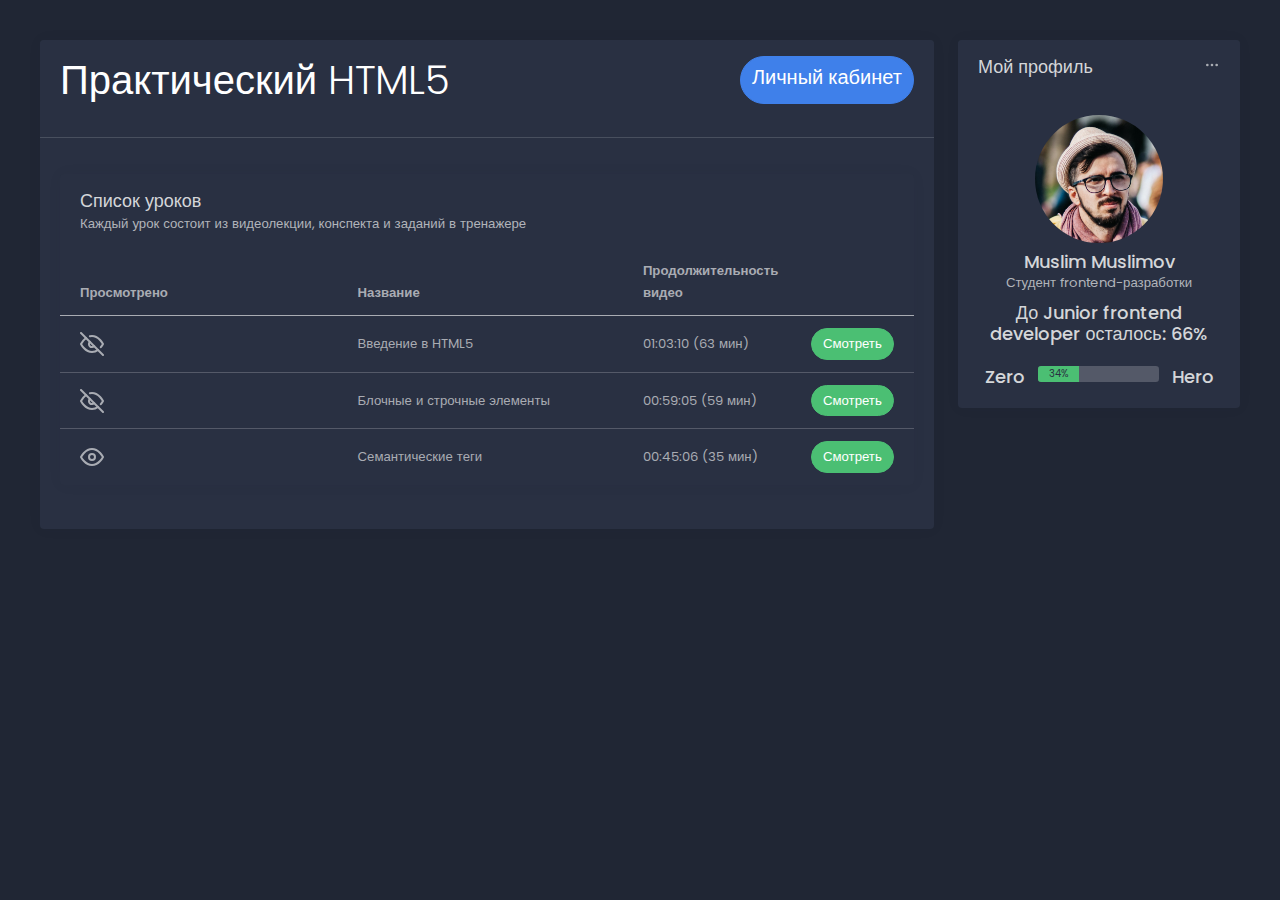
<file: pages-course.html>
<!DOCTYPE html>
<html lang="en">

<head>
	<meta charset="utf-8">
	<meta http-equiv="X-UA-Compatible" content="IE=edge">
	<meta name="viewport" content="width=device-width, initial-scale=1, shrink-to-fit=no">
	<meta name="description" content="Responsive Bootstrap 5 Admin &amp; Dashboard Template">
	<meta name="author" content="Bootlab">

	<title>Profile | AppStack - Admin &amp; Dashboard Template</title>

	<link rel="canonical" href="https://appstack.bootlab.io/pages-profile.html" />
	<link rel="shortcut icon" href="img/favicon.ico">

	<link href="https://fonts.googleapis.com/css2?family=Poppins:wght@300;400;500&display=swap" rel="stylesheet">

	<!-- Choose your prefered color scheme -->
	<!-- <link href="css/light.css" rel="stylesheet"> -->
	<!-- <link href="css/dark.css" rel="stylesheet"> -->

	<!-- BEGIN SETTINGS -->
	<!-- Remove this after purchasing -->
	<link class="js-stylesheet" href="css/dark.css" rel="stylesheet">
	<link rel="stylesheet" href="./css/pages-profile.css">
	<!-- <script src="js/settings.js"></script> -->
	<!-- END SETTINGS -->
</head>
<!--
  HOW TO USE: 
  data-theme: default (default), dark, light
  data-layout: fluid (default), boxed
  data-sidebar-position: left (default), right
  data-sidebar-behavior: sticky (default), fixed, compact
-->

<body data-theme="default" data-layout="fluid" data-sidebar-position="left" data-sidebar-behavior="sticky">
	<div class="wrapper">

		<div class="main">


			<main class="content">
				<div class="container-fluid p-0">


					<div class="row">


						<div class="col-md-8 col-xl-9">
							<div class="card">
								<div class="card-header d-flex justify-content-between">
									<h5 class="mb-0 display-6">Практический HTML5</h5>
									<a href="./pages-profile.html" class="btn btn-pill btn-primary d-flex text-center">Личный кабинет</a>

								</div>
								<hr>

								<div class="card-body h-100 d-flex justify-content-start flex-wrap">

									<div class="col-12 col-xl-12">
										<div class="card">
											<div class="card-header">
												<h5 class="card-title">Список уроков</h5>
												<h6 class="card-subtitle text-muted">Каждый урок состоит из видеолекции,
													конспекта и заданий в тренажере</h6>
											</div>
											<table class="table">
												<thead>
													<tr>
														<th style="width:40%;">Просмотрено</th>
														<th style="width:40%;">Название</th>
														<th style="width:25%">Продолжительность видео</th>
														<th class="d-none d-md-table-cell" style="width:25%"></th>
													</tr>
												</thead>
												<tbody>
													<tr>
														<td>
															<svg xmlns="http://www.w3.org/2000/svg" width="24"
																height="24" viewBox="0 0 24 24" fill="none"
																stroke="currentColor" stroke-width="2"
																stroke-linecap="round" stroke-linejoin="round"
																class="feather-eye-off align-middle me-2">
																<path
																	d="M17.94 17.94A10.07 10.07 0 0 1 12 20c-7 0-11-8-11-8a18.45 18.45 0 0 1 5.06-5.94M9.9 4.24A9.12 9.12 0 0 1 12 4c7 0 11 8 11 8a18.5 18.5 0 0 1-2.16 3.19m-6.72-1.07a3 3 0 1 1-4.24-4.24">
																</path>
																<line x1="1" y1="1" x2="23" y2="23"></line>
															</svg>
														</td>
														<td>Введение в HTML5</td>
														<td>01:03:10 (63 мин)</td>
														<td class="d-none d-md-table-cell"><a href="./pages-lesson.html"
																class="btn btn-pill btn-success">Смотреть</a></td>

													</tr>
													<tr>
														<td>
															<svg xmlns="http://www.w3.org/2000/svg" width="24"
																height="24" viewBox="0 0 24 24" fill="none"
																stroke="currentColor" stroke-width="2"
																stroke-linecap="round" stroke-linejoin="round"
																class="feather-eye-off align-middle me-2">
																<path
																	d="M17.94 17.94A10.07 10.07 0 0 1 12 20c-7 0-11-8-11-8a18.45 18.45 0 0 1 5.06-5.94M9.9 4.24A9.12 9.12 0 0 1 12 4c7 0 11 8 11 8a18.5 18.5 0 0 1-2.16 3.19m-6.72-1.07a3 3 0 1 1-4.24-4.24">
																</path>
																<line x1="1" y1="1" x2="23" y2="23"></line>
															</svg>
														</td>
														<td>Блочные и строчные элементы</td>
														<td>00:59:05 (59 мин)</td>
														<td class="d-none d-md-table-cell"><a href="./pages-lesson.html"
																class="btn btn-pill btn-success">Смотреть</a></td>
													</tr>
													<tr>
														<td>
															<svg xmlns="http://www.w3.org/2000/svg" width="24"
																height="24" viewBox="0 0 24 24" fill="none"
																stroke="currentColor" stroke-width="2"
																stroke-linecap="round" stroke-linejoin="round"
																class="feather-eye align-middle me-2">
																<path d="M1 12s4-8 11-8 11 8 11 8-4 8-11 8-11-8-11-8z">
																</path>
																<circle cx="12" cy="12" r="3"></circle>
															</svg>
														</td>
														<td>Семантические теги</td>
														<td>00:45:06 (35 мин)</td>

														<td class="d-none d-md-table-cell"><a href="./pages-lesson.html"
																class="btn btn-pill btn-success">Смотреть</a></td>
													</tr>


												</tbody>
											</table>
										</div>
									</div>
								</div>
							</div>
						</div>

						<div class="col-md-4 col-xl-3">
							<div class="card mb-3">
								<div class="card-header d-flex justify-content-between">
									<h5 class="card-title mb-0 align-self-center"> Мой профиль</h5>
									<div class="card-actions">
										<div class="dropdown position-relative">
											<a href="#" data-bs-toggle="dropdown" data-bs-display="static"
												aria-expanded="true" class="">
												<svg xmlns="http://www.w3.org/2000/svg" width="24" height="24"
													viewBox="0 0 24 24" fill="none" stroke="currentColor"
													stroke-width="2" stroke-linecap="round" stroke-linejoin="round"
													class="feather feather-more-horizontal align-middle">
													<circle cx="12" cy="12" r="1"></circle>
													<circle cx="19" cy="12" r="1"></circle>
													<circle cx="5" cy="12" r="1"></circle>
												</svg>
											</a>

											<div class="dropdown-menu dropdown-menu-end" data-bs-popper="none">
												<a class="dropdown-item" href="pages-settings.html">Настройки</a>
												<a class="dropdown-item" href="#">Помощь</a>
												<a class="dropdown-item" href="#">Политика сайта</a>
												<a class="dropdown-item" href="#">Выйти из аккаунта</a>
											</div>
										</div>
									</div>
								</div>
								<div class="card-body text-center">
									<img src="img/avatars/avatar-2.jpg" alt="Stacie Hall"
										class="img-fluid rounded-circle mb-2" width="128" height="128" />
									<h5 class="card-title mb-0">Muslim Muslimov</h5>
									<div class="text-muted mb-2">Студент frontend-разработки</div>
									<h5 class="card-title mb-0">До Junior frontend developer осталось: <span>66%</span>
									</h5>
									<br>
									<div class="progress_wrapp d-flex justify-content-around">
										<h5 class="card-title mb-0">Zero</h5>
										<div class="progress" style="width: 50%;">
											<div class="progress-bar bg-success" role="progressbar" style="width: 34%;"
												aria-valuenow="34" aria-valuemin="0" aria-valuemax="100">34%</div>
										</div>

										<h5 class="card-title mb-0">Hero</h5>
									</div>
								</div>


							</div>


						</div>
					</div>
				</div>

		</div>
		</main>
	</div>
	</div>

	<script src="js/app.js"></script>

</body>

</html>
</file>
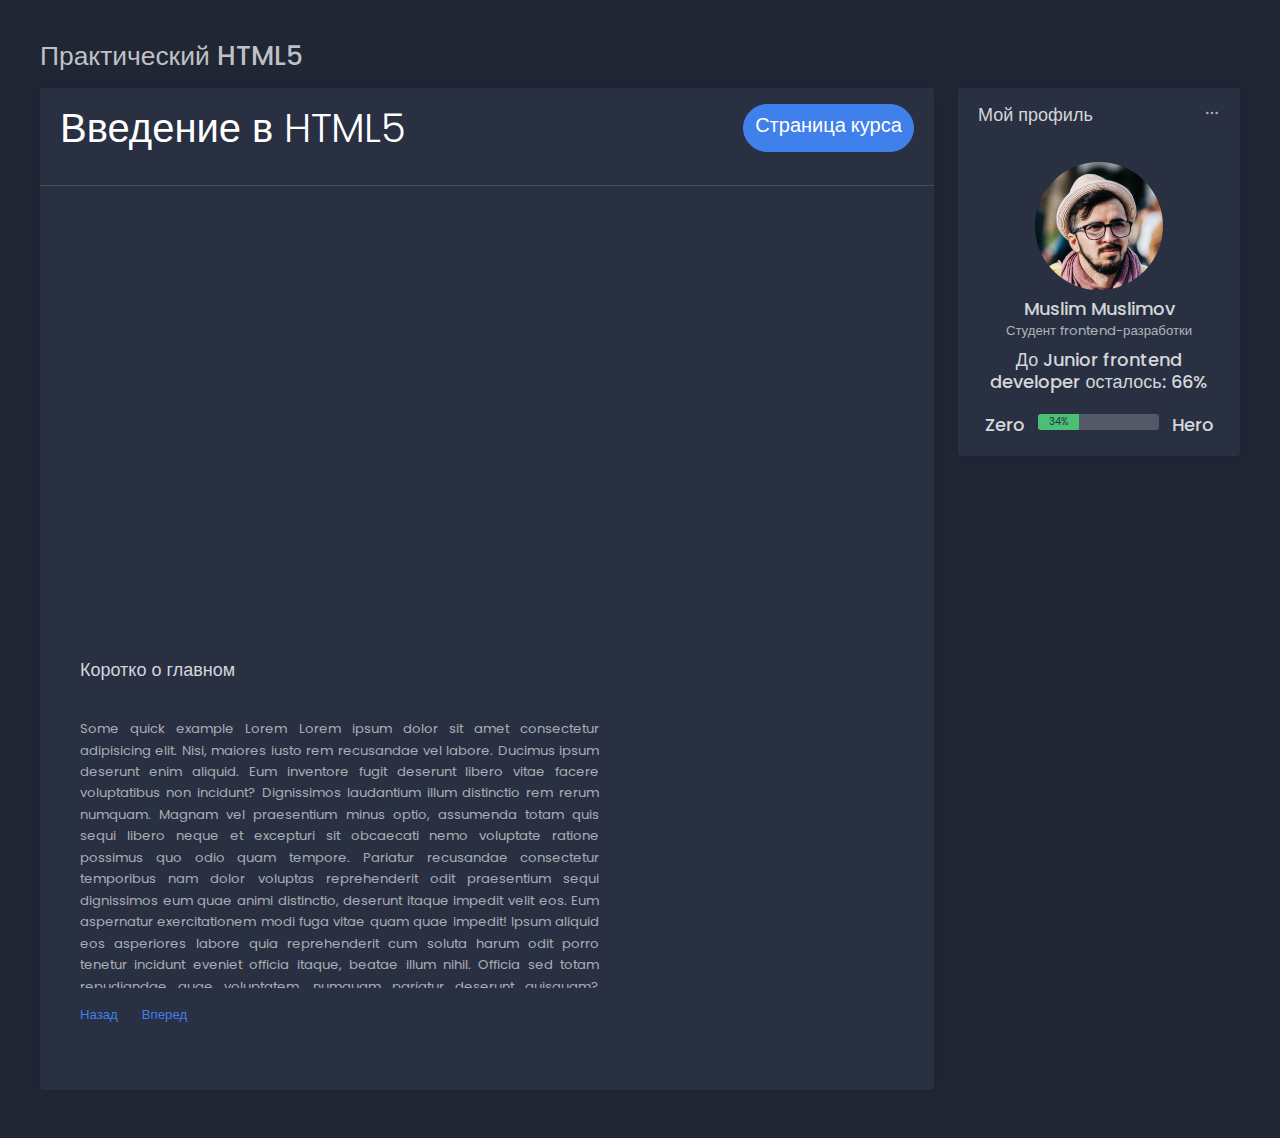
<file: pages-lesson.html>
<!DOCTYPE html>
<html lang="en">

<head>
	<meta charset="utf-8">
	<meta http-equiv="X-UA-Compatible" content="IE=edge">
	<meta name="viewport" content="width=device-width, initial-scale=1, shrink-to-fit=no">
	<meta name="description" content="Responsive Bootstrap 5 Admin &amp; Dashboard Template">
	<meta name="author" content="Bootlab">

	<title>Profile | AppStack - Admin &amp; Dashboard Template</title>

	<link rel="canonical" href="https://appstack.bootlab.io/pages-profile.html" />
	<link rel="shortcut icon" href="img/favicon.ico">

	<link href="https://fonts.googleapis.com/css2?family=Poppins:wght@300;400;500&display=swap" rel="stylesheet">

	<!-- Choose your prefered color scheme -->
	<!-- <link href="css/light.css" rel="stylesheet"> -->
	<!-- <link href="css/dark.css" rel="stylesheet"> -->

	<!-- BEGIN SETTINGS -->
	<!-- Remove this after purchasing -->
	<link class="js-stylesheet" href="css/dark.css" rel="stylesheet">
	<link rel="stylesheet" href="./css/pages-profile.css">
	<link rel="stylesheet" href="./css/pages-lesson.css">
	<!-- <script src="js/settings.js"></script> -->
	<!-- END SETTINGS -->
</head>
<!--
  HOW TO USE: 
  data-theme: default (default), dark, light
  data-layout: fluid (default), boxed
  data-sidebar-position: left (default), right
  data-sidebar-behavior: sticky (default), fixed, compact
-->

<body data-theme="default" data-layout="fluid" data-sidebar-position="left" data-sidebar-behavior="sticky">
	<div class="wrapper">

		<div class="main">


			<main class="content">
				<div class="container-fluid p-0">
					<h1 class="font-weight-bold mb-3">Практический HTML5</h1>


					<div class="row">


						<div class="col-md-8 col-xl-9">
							<div class="card">
								<div class="card-header d-flex justify-content-between">
									<h5 class="mb-0 display-6">Введение в HTML5</h5>
									<a href="./pages-course.html"
										class="btn btn-pill btn-primary d-flex text-center">Страница курса</a>

								</div>
								<hr>

								<div class="card-body h-100 d-flex justify-content-center flex-wrap">

									<div class="col-12 col-xl-12">
										<div class="card col-12 col-xl-10">
											<div class="card-body pt-0">
												<div class="ratio ratio-16x9">
													<iframe
														src="https://www.youtube.com/embed/hi4pzKvuEQM?autohide=0&amp;showinfo=0&amp;controls=0"></iframe>
												</div>
											</div>
										</div>
										<div class="card col-12 col-xl-8">
											<div class="card-header">
												<h5 class="card-title mb-0">Коротко о главном</h5>
											</div>
											<div class="card-body short-inf">
												<p class="card-text">Some quick example Lorem Lorem ipsum dolor sit amet consectetur adipisicing elit. Nisi, maiores iusto rem recusandae vel labore. Ducimus ipsum deserunt enim aliquid. Eum inventore fugit deserunt libero vitae facere voluptatibus non incidunt?
												Dignissimos laudantium illum distinctio rem rerum numquam. Magnam vel praesentium minus optio, assumenda totam quis sequi libero neque et excepturi sit obcaecati nemo voluptate ratione possimus quo odio quam tempore.
												Pariatur recusandae consectetur temporibus nam dolor voluptas reprehenderit odit praesentium sequi dignissimos eum quae animi distinctio, deserunt itaque impedit velit eos. Eum aspernatur exercitationem modi fuga vitae quam quae impedit!
												Ipsum aliquid eos asperiores labore quia reprehenderit cum soluta harum odit porro tenetur incidunt eveniet officia itaque, beatae illum nihil. Officia sed totam repudiandae quae voluptatem, numquam pariatur deserunt quisquam?
												Commodi, rerum. Ex totam ipsa corporis voluptatum! Exercitationem sed quis perferendis eos, fugiat dignissimos neque dolores voluptatem quidem, odit quas mollitia. Ab praesentium iste ut, reiciendis ea unde corporis doloribus. ipsum dolor sit amet
													consectetur adipisicing elit. Qui, quidem rem nemo earum, magni
													sapiente harum ipsum dolorem, cupiditate  labore facere tenetur animi
													reprehenderit sed perspiciatis debitis consequatur quo incidunt!
													text to build on the card title and make up the bulk of the card's
													Lorem ipsum dolor sit amet consectetur adipisicing elit. Delectus enim molestiae placeat voluptatem adipisci? Similique dicta quia possimus quidem enim! Mollitia ad quaerat voluptate tenetur veniam laboriosam officia blanditiis sequi.
													content.</p>
												<a href="#" class="card-link">Назад</a>
												<a href="#" class="card-link">Вперед</a>
											</div>
										</div>
									</div>
								</div>
							</div>
						</div>

						<div class="col-md-4 col-xl-3">
							<div class="card mb-3">
								<div class="card-header d-flex justify-content-between">
									<h5 class="card-title mb-0 align-self-center"> Мой профиль</h5>
									<div class="card-actions">
										<div class="dropdown position-relative">
											<a href="#" data-bs-toggle="dropdown" data-bs-display="static"
												aria-expanded="true" class="">
												<svg xmlns="http://www.w3.org/2000/svg" width="24" height="24"
													viewBox="0 0 24 24" fill="none" stroke="currentColor"
													stroke-width="2" stroke-linecap="round" stroke-linejoin="round"
													class="feather feather-more-horizontal align-middle">
													<circle cx="12" cy="12" r="1"></circle>
													<circle cx="19" cy="12" r="1"></circle>
													<circle cx="5" cy="12" r="1"></circle>
												</svg>
											</a>

											<div class="dropdown-menu dropdown-menu-end" data-bs-popper="none">
												<a class="dropdown-item" href="pages-settings.html">Настройки</a>
												<a class="dropdown-item" href="#">Помощь</a>
												<a class="dropdown-item" href="#">Политика сайта</a>
												<a class="dropdown-item" href="#">Выйти из аккаунта</a>
											</div>
										</div>
									</div>
								</div>
								<div class="card-body text-center">
									<img src="img/avatars/avatar-2.jpg" alt="Stacie Hall"
										class="img-fluid rounded-circle mb-2" width="128" height="128" />
									<h5 class="card-title mb-0">Muslim Muslimov</h5>
									<div class="text-muted mb-2">Студент frontend-разработки</div>
									<h5 class="card-title mb-0">До Junior frontend developer осталось: <span>66%</span>
									</h5>
									<br>
									<div class="progress_wrapp d-flex justify-content-around">
										<h5 class="card-title mb-0">Zero</h5>
										<div class="progress" style="width: 50%;">
											<div class="progress-bar bg-success" role="progressbar" style="width: 34%;"
												aria-valuenow="34" aria-valuemin="0" aria-valuemax="100">34%</div>
										</div>

										<h5 class="card-title mb-0">Hero</h5>
									</div>
								</div>


							</div>


						</div>
					</div>
				</div>

		</div>
		</main>
	</div>
	</div>

	<script src="js/app.js"></script>

</body>

</html>
</file>
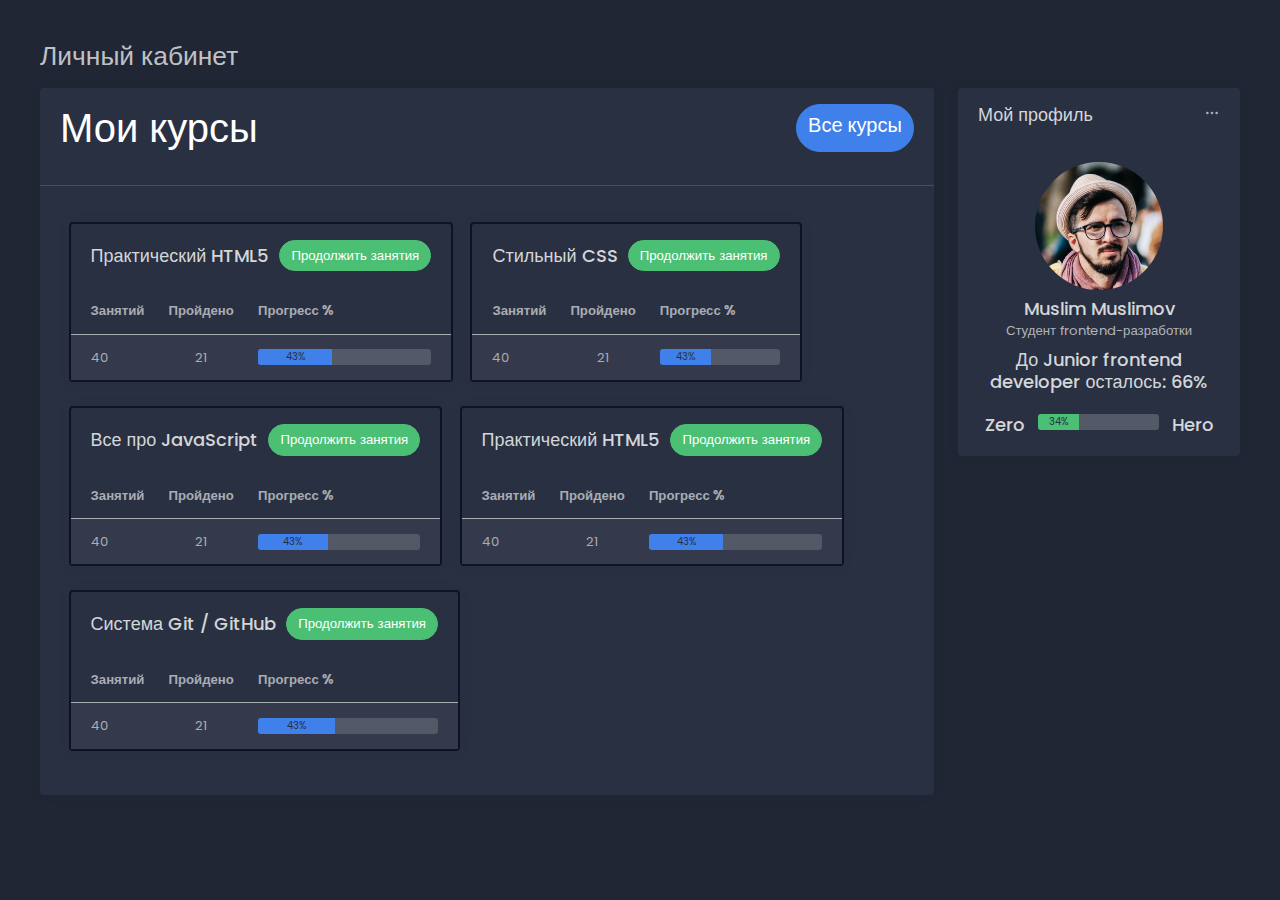
<file: pages-profile.html>
<!DOCTYPE html>
<html lang="en">

<head>
	<meta charset="utf-8">
	<meta http-equiv="X-UA-Compatible" content="IE=edge">
	<meta name="viewport" content="width=device-width, initial-scale=1, shrink-to-fit=no">
	<meta name="description" content="Responsive Bootstrap 5 Admin &amp; Dashboard Template">
	<meta name="author" content="Bootlab">

	<title>Profile | AppStack - Admin &amp; Dashboard Template</title>

	<link rel="canonical" href="https://appstack.bootlab.io/pages-profile.html" />
	<link rel="shortcut icon" href="img/favicon.ico">

	<link href="https://fonts.googleapis.com/css2?family=Poppins:wght@300;400;500&display=swap" rel="stylesheet">

	<!-- Choose your prefered color scheme -->
	<!-- <link href="css/light.css" rel="stylesheet"> -->
	<!-- <link href="css/dark.css" rel="stylesheet"> -->

	<!-- BEGIN SETTINGS -->
	<!-- Remove this after purchasing -->
	<link class="js-stylesheet" href="css/dark.css" rel="stylesheet">
	<link rel="stylesheet" href="./css/pages-profile.css">
	<!-- <script src="js/settings.js"></script> -->
	<!-- END SETTINGS -->
</head>
<!--
  HOW TO USE: 
  data-theme: default (default), dark, light
  data-layout: fluid (default), boxed
  data-sidebar-position: left (default), right
  data-sidebar-behavior: sticky (default), fixed, compact
-->

<body data-theme="default" data-layout="fluid" data-sidebar-position="left" data-sidebar-behavior="sticky">
	<div class="wrapper">

		<div class="main">


			<main class="content">
				<div class="container-fluid p-0">

					<h1 class="font-weight-bold mb-3">Личный кабинет</h1>

					<div class="row">


						<div class="col-md-8 col-xl-9">
							<div class="card">
								<div class="card-header d-flex justify-content-between">
									<h5 class="mb-0 display-6">Мои курсы</h5>
									<a class="btn btn-pill btn-primary d-flex text-center">Все курсы</a>

								</div>
								<hr>

								<div class="card-body h-100 d-flex justify-content-start flex-wrap">
									<div class="course_card-wrapper">
										<div class="card flex-fill w-100">
											<div
												class="card-header d-flex justify-content-between align-content-center">
												<h5 class="card-title mb-0 h3 align-self-center d-inline-block">
													Практический HTML5</h5>
													<a href="./pages-course.html" class="btn btn-pill btn-success">Продолжить занятия</a>

											</div>
											<table class="table table-striped my-0">
												<thead>
													<tr>
														<th>Занятий</th>
														<th class="text-end">Пройдено</th>
														<th class="d-none d-xl-table-cell w-75">Прогресс %</th>
													</tr>
												</thead>
												<tbody>
													<tr>
														<td>40</td>
														<td class="text-center">21</td>
														<td class="d-none d-xl-table-cell">
															<div class="progress">
																<div class="progress-bar bg-primary" role="progressbar"
																	style="width: 43%;" aria-valuenow="43"
																	aria-valuemin="0" aria-valuemax="100">43%</div>
															</div>
														</td>
													</tr>

												</tbody>
											</table>
										</div>

									</div>
									<div class="course_card-wrapper">
										<div class="card flex-fill w-100">
											<div
												class="card-header d-flex justify-content-between align-content-center">
												<h5 class="card-title mb-0 h3 align-self-center">Стильный CSS</h5>
												<a href="./pages-course.html" class="btn btn-pill btn-success">Продолжить занятия</a>

											</div>
											<table class="table table-striped my-0">
												<thead>
													<tr>
														<th>Занятий</th>
														<th class="text-end">Пройдено</th>
														<th class="d-none d-xl-table-cell w-75">Прогресс %</th>
													</tr>
												</thead>
												<tbody>
													<tr>
														<td>40</td>
														<td class="text-center">21</td>
														<td class="d-none d-xl-table-cell">
															<div class="progress">
																<div class="progress-bar bg-primary" role="progressbar"
																	style="width: 43%;" aria-valuenow="43"
																	aria-valuemin="0" aria-valuemax="100">43%</div>
															</div>
														</td>
													</tr>

												</tbody>
											</table>
										</div>

									</div>
									<div class="course_card-wrapper">
										<div class="card flex-fill w-100">
											<div
												class="card-header d-flex justify-content-between align-content-center">
												<h5 class="card-title mb-0 h3 align-self-center">Все про JavaScript</h5>
												<a href="./pages-course.html" class="btn btn-pill btn-success">Продолжить занятия</a>

											</div>
											<table class="table table-striped my-0">
												<thead>
													<tr>
														<th>Занятий</th>
														<th class="text-end">Пройдено</th>
														<th class="d-none d-xl-table-cell w-75">Прогресс %</th>
													</tr>
												</thead>
												<tbody>
													<tr>
														<td>40</td>
														<td class="text-center">21</td>
														<td class="d-none d-xl-table-cell">
															<div class="progress">
																<div class="progress-bar bg-primary" role="progressbar"
																	style="width: 43%;" aria-valuenow="43"
																	aria-valuemin="0" aria-valuemax="100">43%</div>
															</div>
														</td>
													</tr>

												</tbody>
											</table>
										</div>

									</div>

									<div class="course_card-wrapper">
										<div class="card flex-fill w-100">
											<div class="card-header d-flex justify-content-between align-content-center">
												<h5 class="card-title mb-0 h3 align-self-center">Практический HTML5</h5>
												<a href="./pages-course.html" class="btn btn-pill btn-success">Продолжить занятия</a>
											</div>
											<table class="table table-striped my-0">
												<thead>
													<tr>
														<th>Занятий</th>
														<th class="text-end">Пройдено</th>
														<th class="d-none d-xl-table-cell w-75">Прогресс %</th>
													</tr>
												</thead>
												<tbody>
													<tr>
														<td>40</td>
														<td class="text-center">21</td>
														<td class="d-none d-xl-table-cell">
															<div class="progress">
																<div class="progress-bar bg-primary" role="progressbar"
																	style="width: 43%;" aria-valuenow="43"
																	aria-valuemin="0" aria-valuemax="100">43%</div>
															</div>
														</td>
													</tr>

												</tbody>
											</table>
										</div>

									</div>
									<div class="course_card-wrapper">
										<div class="card flex-fill w-100">
											<div
												class="card-header d-flex justify-content-between align-content-center">
												<h5 class="card-title mb-0 h3 align-self-center">Система Git / GitHub
												</h5>
												<a href="./pages-course.html" class="btn btn-pill btn-success">Продолжить занятия</a>

											</div>
											<table class="table table-striped my-0">
												<thead>
													<tr>
														<th>Занятий</th>
														<th class="text-end">Пройдено</th>
														<th class="d-none d-xl-table-cell w-75">Прогресс %</th>
													</tr>
												</thead>
												<tbody>
													<tr>
														<td>40</td>
														<td class="text-center">21</td>
														<td class="d-none d-xl-table-cell">
															<div class="progress">
																<div class="progress-bar bg-primary" role="progressbar"
																	style="width: 43%;" aria-valuenow="43"
																	aria-valuemin="0" aria-valuemax="100">43%</div>
															</div>
														</td>
													</tr>

												</tbody>
											</table>
										</div>

									</div>


								</div>
							</div>
						</div>

						<div class="col-md-4 col-xl-3">
							<div class="card mb-3">
								<div class="card-header d-flex justify-content-between">
									<h5 class="card-title mb-0 align-self-center"> Мой профиль</h5>
									<div class="card-actions">
										<div class="dropdown position-relative">
											<a href="#" data-bs-toggle="dropdown" data-bs-display="static"
												aria-expanded="true" class="">
												<svg xmlns="http://www.w3.org/2000/svg" width="24" height="24"
													viewBox="0 0 24 24" fill="none" stroke="currentColor"
													stroke-width="2" stroke-linecap="round" stroke-linejoin="round"
													class="feather feather-more-horizontal align-middle">
													<circle cx="12" cy="12" r="1"></circle>
													<circle cx="19" cy="12" r="1"></circle>
													<circle cx="5" cy="12" r="1"></circle>
												</svg>
											</a>

											<div class="dropdown-menu dropdown-menu-end" data-bs-popper="none">
												<a class="dropdown-item" href="pages-settings.html">Настройки</a>
												<a class="dropdown-item" href="#">Помощь</a>
												<a class="dropdown-item" href="#">Политика сайта</a>
												<a class="dropdown-item" href="#">Выйти из аккаунта</a>
											</div>
										</div>
									</div>
								</div>
								<div class="card-body text-center">
									<img src="img/avatars/avatar-2.jpg" alt="Stacie Hall"
										class="img-fluid rounded-circle mb-2" width="128" height="128" />
									<h5 class="card-title mb-0">Muslim Muslimov</h5>
									<div class="text-muted mb-2">Студент frontend-разработки</div>
									<h5 class="card-title mb-0">До Junior frontend developer осталось: <span>66%</span>
									</h5>
									<br>
									<div class="progress_wrapp d-flex justify-content-around">
										<h5 class="card-title mb-0">Zero</h5>
										<div class="progress" style="width: 50%;">
											<div class="progress-bar bg-success" role="progressbar" style="width: 34%;" aria-valuenow="34"
												aria-valuemin="0" aria-valuemax="100">34%</div>
										</div>

										<h5 class="card-title mb-0">Hero</h5>
									</div>
								</div>


							</div>


						</div>
					</div>
				</div>

		</div>
		</main>
	</div>
	</div>

	<script src="js/app.js"></script>

</body>

</html>
</file>
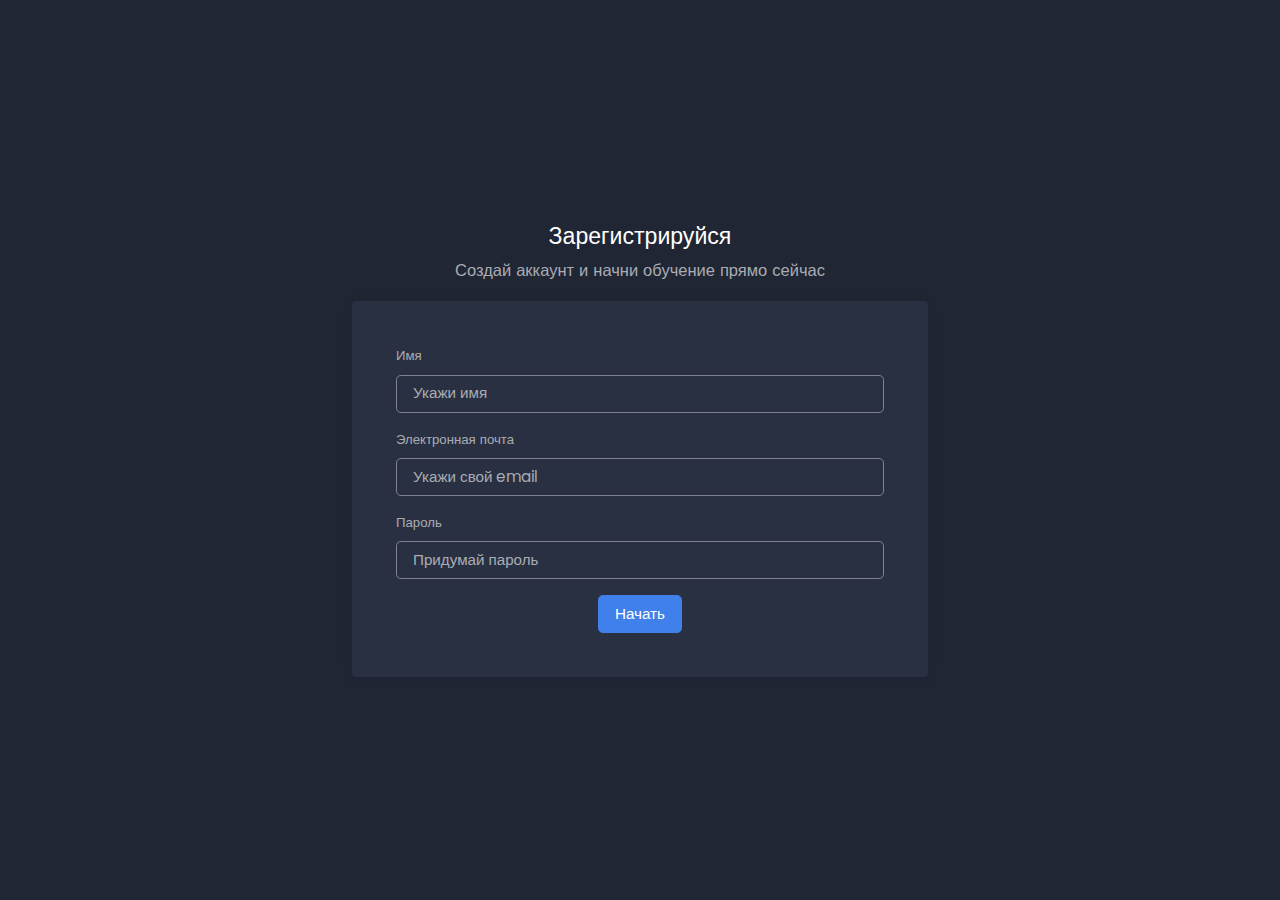
<file: pages-sign-up.html>
<!DOCTYPE html>
<html lang="en">

<head>
	<meta charset="utf-8">
	<meta http-equiv="X-UA-Compatible" content="IE=edge">
	<meta name="viewport" content="width=device-width, initial-scale=1, shrink-to-fit=no">
	<meta name="description" content="Responsive Bootstrap 5 Admin &amp; Dashboard Template">
	<meta name="author" content="Bootlab">

	<title>Sign Up | AppStack - Admin &amp; Dashboard Template</title>

	<link rel="canonical" href="https://appstack.bootlab.io/pages-sign-up.html" />
	<link rel="shortcut icon" href="img/favicon.ico">

	<link href="https://fonts.googleapis.com/css2?family=Poppins:wght@300;400;500&display=swap" rel="stylesheet">

	<!-- Choose your prefered color scheme -->
	<!-- <link href="css/light.css" rel="stylesheet"> -->
	<!-- <link href="css/dark.css" rel="stylesheet"> -->

	<!-- BEGIN SETTINGS -->
	<!-- Remove this after purchasing -->
	<link class="js-stylesheet" rel="stylesheet" href="./css/dark.css" >
	<link rel="stylesheet" href="./css/pages-profile.css">
	<!-- <script src="js/settings.js"></script> -->
	<!-- END SETTINGS -->
</head>
<!--
  HOW TO USE: 
  data-theme: default (default), dark, light
  data-layout: fluid (default), boxed
  data-sidebar-position: left (default), right
  data-sidebar-behavior: sticky (default), fixed, compact
-->

<body data-theme="default" data-layout="fluid" data-sidebar-position="left" data-sidebar-behavior="sticky">
	<div class="main d-flex justify-content-center w-100">
		<main class="content d-flex p-0">
			<div class="container d-flex flex-column">
				<div class="row h-100">
					<div class="col-sm-10 col-md-8 col-lg-6 mx-auto d-table h-100">
						<div class="d-table-cell align-middle">

							<div class="text-center mt-4">
								<h1 class="h2">Зарегистрируйся</h1>
								<p class="lead">
									Создай аккаунт и начни обучение прямо сейчас
								</p>
							</div>

							<div class="card">
								<div class="card-body">
									<div class="m-sm-4">
										<form>
											<div class="mb-3">
												<label class="form-label">Имя</label>
												<input class="form-control form-control-lg" type="text" name="name" placeholder="Укажи имя" />
											</div>
											<div class="mb-3">
												<label class="form-label">Электронная почта</label>
												<input class="form-control form-control-lg" type="email" name="email" placeholder="Укажи свой email" />
											</div>
											<div class="mb-3">
												<label class="form-label">Пароль</label>
												<input class="form-control form-control-lg" type="password" name="password" placeholder="Придумай пароль" />
											</div>
											<div class="text-center mt-3">
												<a href="dashboard-default.html" class="btn btn-lg btn-primary">Начать</a>
												<!-- <button type="submit" class="btn btn-lg btn-primary">Sign up</button> -->
											</div>
										</form>
									</div>
								</div>
							</div>

						</div>
					</div>
				</div>
			</div>
		</main>
	</div>

	<script src="js/app.js"></script>

</body>

</html>
</file>
<file: css/pages-profile.css>
.course_card-wrapper {
    margin: 0 1%;
    min-width: 30%;
}


.card-title {
    font-size: 18px;
}

.card-header .btn-primary{
    font-size: 20px;
}

.card-header h5{
    word-wrap: break-word;
   margin-right: 10px;
}

.course_card-wrapper .card{
border: 2.5px solid rgb(15, 18, 36);
}
</file>
<file: css/pages-lesson.css>
.short-inf .card-text {
    height: 270px;
    padding-right: 10px;
    overflow-y: auto;
    text-align: justify;
}
</file>
